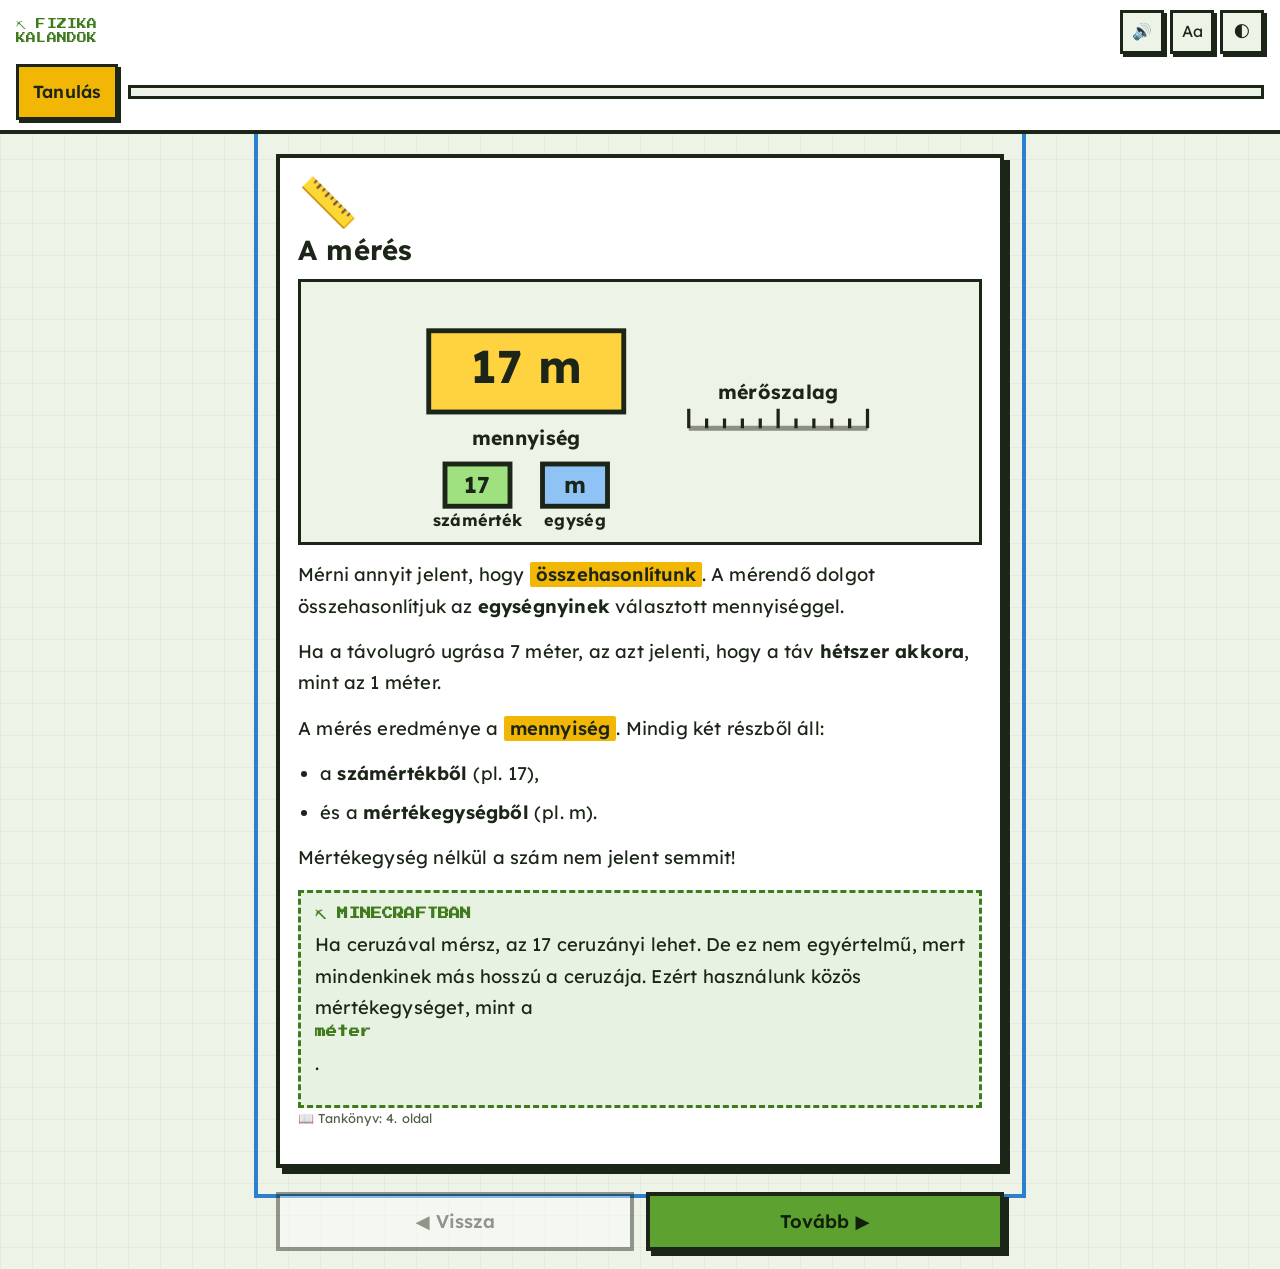
<file: docs/bevezetes.html>
<!doctype html>
<html lang="hu">
<head>
<meta charset="utf-8">
<meta name="viewport" content="width=device-width,initial-scale=1,viewport-fit=cover">
<title>Bevezetés a fizikába – Fizika kalandok</title>
<link rel="preconnect" href="https://fonts.googleapis.com">
<link rel="stylesheet" href="https://fonts.googleapis.com/css2?family=Lexend:wght@400;600;800&family=Press+Start+2P&display=swap">
<link rel="stylesheet" href="assets/style.css">
</head>
<body class="fs-1">
<header class="top">
  <a class="brand" href="index.html">⛏ FIZIKA<br>KALANDOK</a>
  <div class="tools">
    <button class="tool" id="ttsBtn" type="button" aria-label="Felolvasás">🔊</button>
    <button class="tool" id="fsBtn" type="button" aria-label="Betűméret váltása">Aa</button>
    <button class="tool" id="themeBtn" type="button" aria-label="Világos / sötét mód">🌓</button>
  </div>
  <div class="row2"><span class="chip" id="chip"></span><div class="bar" aria-hidden="true"><i id="barfill" style="width:0"></i></div></div>
</header>
<main id="stage" tabindex="-1"></main>
<div class="nav">
  <button class="btn alt" id="back" type="button">◀ Vissza</button>
  <button class="btn" id="next" type="button">Tovább ▶</button>
</div>
<script src="assets/svg.js"></script>
<script src="topics/bevezetes.js"></script>
<script src="assets/engine.js"></script>
</body>
</html>
</file>
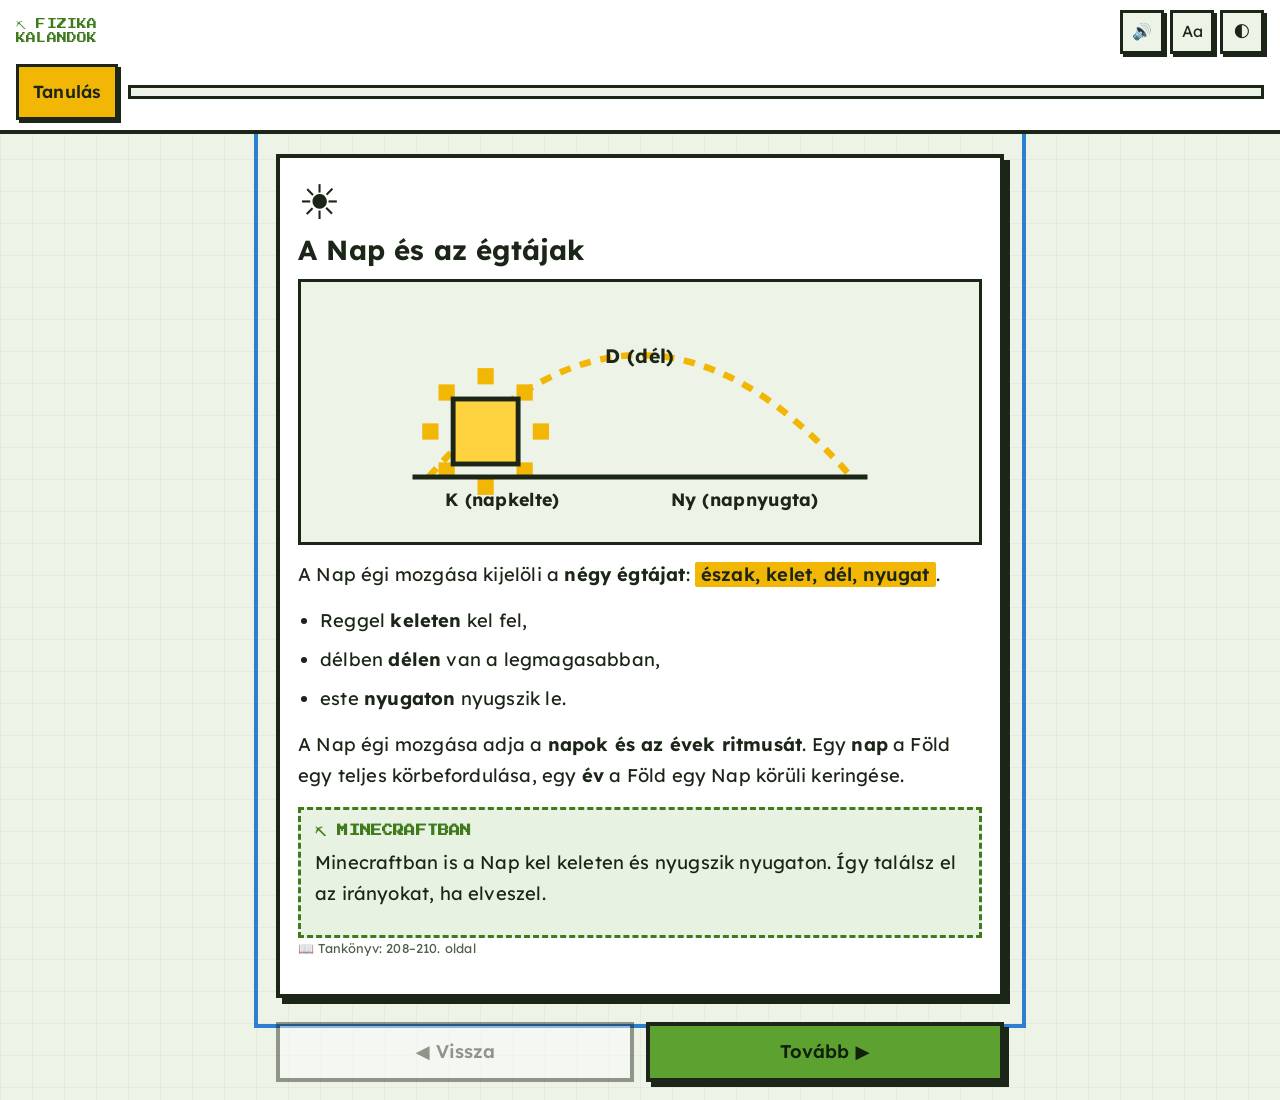
<file: docs/egijelensegek.html>
<!doctype html>
<html lang="hu">
<head>
<meta charset="utf-8">
<meta name="viewport" content="width=device-width,initial-scale=1,viewport-fit=cover">
<title>Égi jelenségek – Fizika kalandok</title>
<link rel="preconnect" href="https://fonts.googleapis.com">
<link rel="stylesheet" href="https://fonts.googleapis.com/css2?family=Lexend:wght@400;600;800&family=Press+Start+2P&display=swap">
<link rel="stylesheet" href="assets/style.css">
</head>
<body class="fs-1">
<header class="top">
  <a class="brand" href="index.html">⛏ FIZIKA<br>KALANDOK</a>
  <div class="tools">
    <button class="tool" id="ttsBtn" type="button" aria-label="Felolvasás">🔊</button>
    <button class="tool" id="fsBtn" type="button" aria-label="Betűméret váltása">Aa</button>
    <button class="tool" id="themeBtn" type="button" aria-label="Világos / sötét mód">🌓</button>
  </div>
  <div class="row2"><span class="chip" id="chip"></span><div class="bar" aria-hidden="true"><i id="barfill" style="width:0"></i></div></div>
</header>
<main id="stage" tabindex="-1"></main>
<div class="nav">
  <button class="btn alt" id="back" type="button">◀ Vissza</button>
  <button class="btn" id="next" type="button">Tovább ▶</button>
</div>
<script src="assets/svg.js"></script>
<script src="topics/egijelensegek.js"></script>
<script src="assets/engine.js"></script>
</body>
</html>
</file>
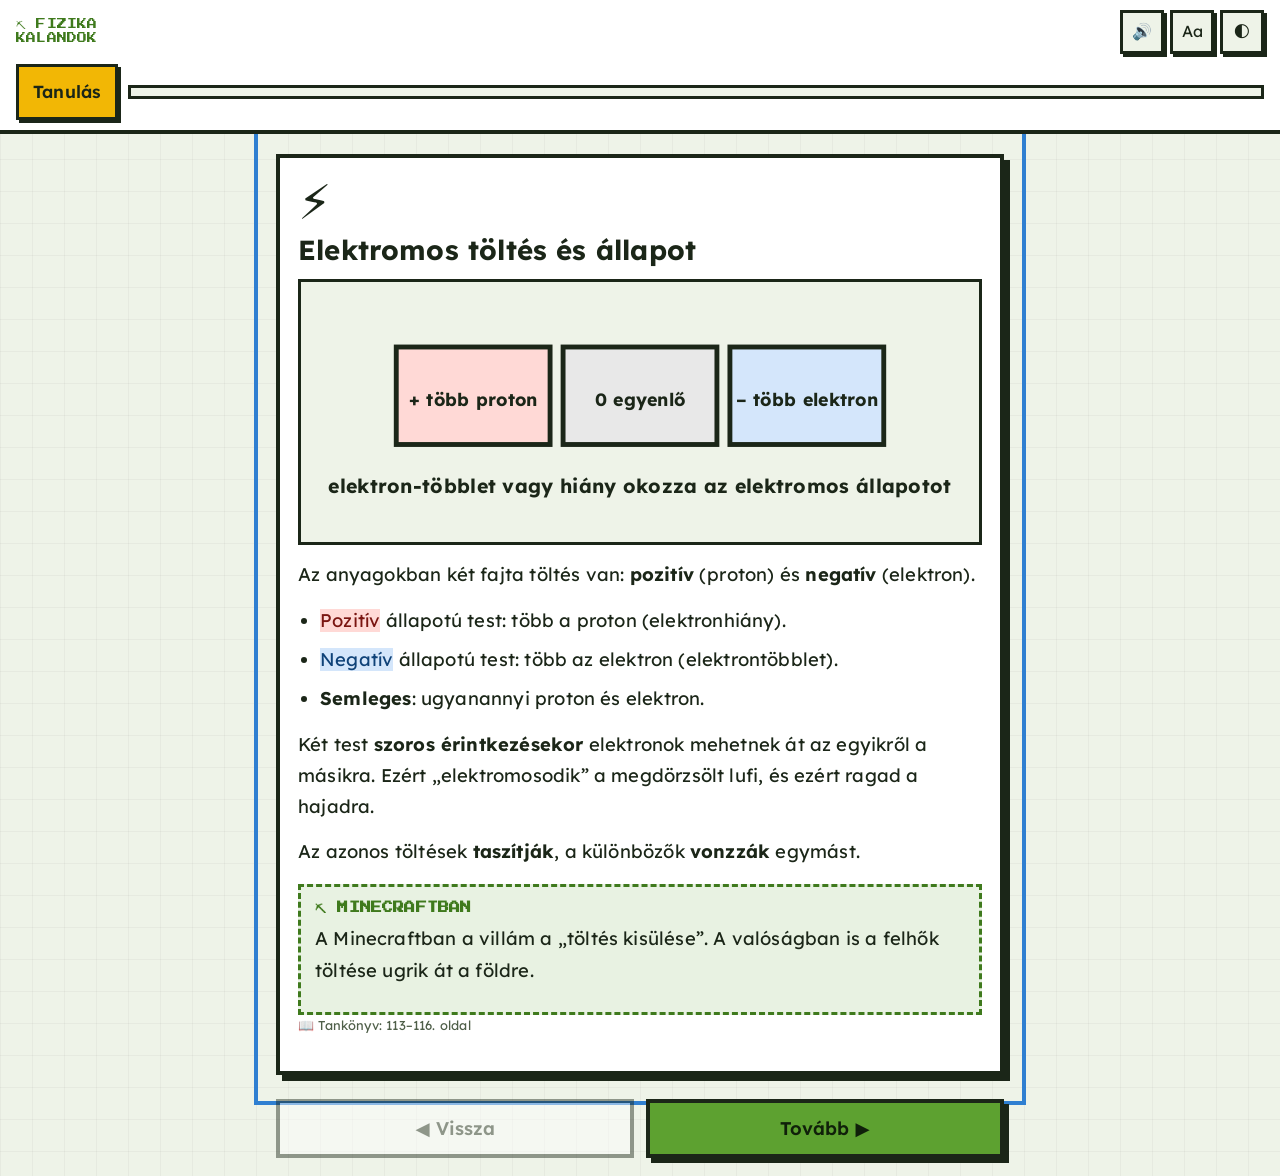
<file: docs/elektromossag.html>
<!doctype html>
<html lang="hu">
<head>
<meta charset="utf-8">
<meta name="viewport" content="width=device-width,initial-scale=1,viewport-fit=cover">
<title>Elektromosság – Fizika kalandok</title>
<link rel="preconnect" href="https://fonts.googleapis.com">
<link rel="stylesheet" href="https://fonts.googleapis.com/css2?family=Lexend:wght@400;600;800&family=Press+Start+2P&display=swap">
<link rel="stylesheet" href="assets/style.css">
</head>
<body class="fs-1">
<header class="top">
  <a class="brand" href="index.html">⛏ FIZIKA<br>KALANDOK</a>
  <div class="tools">
    <button class="tool" id="ttsBtn" type="button" aria-label="Felolvasás">🔊</button>
    <button class="tool" id="fsBtn" type="button" aria-label="Betűméret váltása">Aa</button>
    <button class="tool" id="themeBtn" type="button" aria-label="Világos / sötét mód">🌓</button>
  </div>
  <div class="row2"><span class="chip" id="chip"></span><div class="bar" aria-hidden="true"><i id="barfill" style="width:0"></i></div></div>
</header>
<main id="stage" tabindex="-1"></main>
<div class="nav">
  <button class="btn alt" id="back" type="button">◀ Vissza</button>
  <button class="btn" id="next" type="button">Tovább ▶</button>
</div>
<script src="assets/svg.js"></script>
<script src="topics/elektromossag.js"></script>
<script src="assets/engine.js"></script>
</body>
</html>
</file>
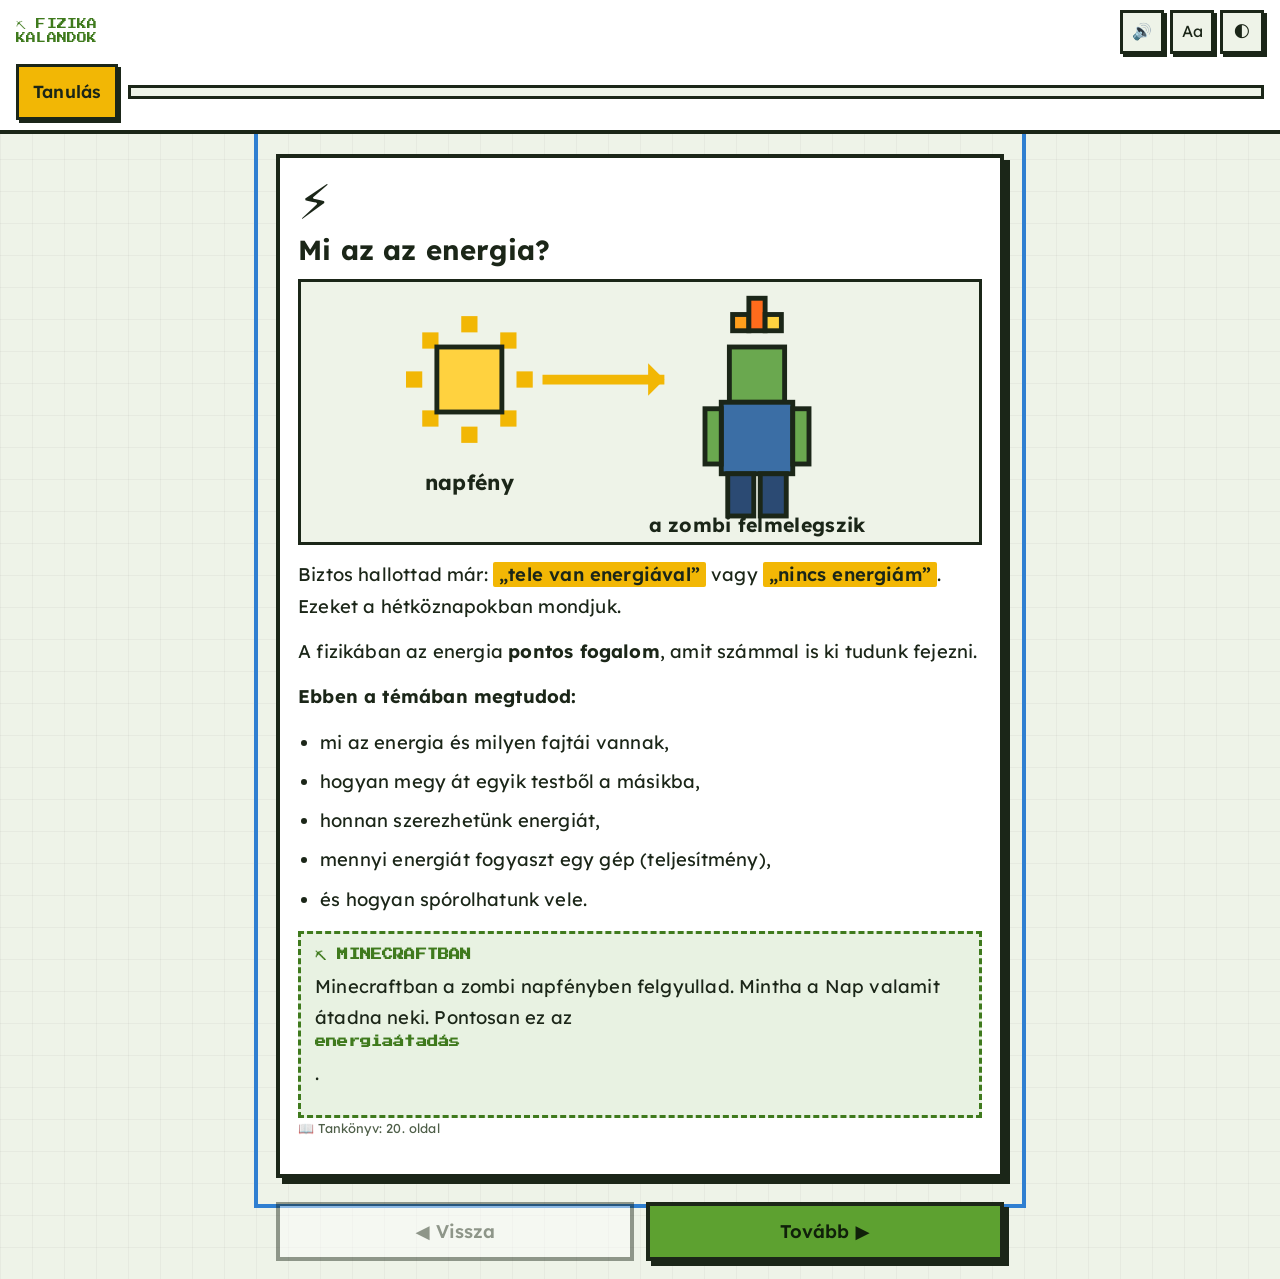
<file: docs/energia.html>
<!doctype html>
<html lang="hu">
<head>
<meta charset="utf-8">
<meta name="viewport" content="width=device-width,initial-scale=1,viewport-fit=cover">
<title>Energia – Fizika kalandok</title>
<link rel="preconnect" href="https://fonts.googleapis.com">
<link rel="stylesheet" href="https://fonts.googleapis.com/css2?family=Lexend:wght@400;600;800&family=Press+Start+2P&display=swap">
<link rel="stylesheet" href="assets/style.css">
</head>
<body class="fs-1">
<header class="top">
  <a class="brand" href="index.html">⛏ FIZIKA<br>KALANDOK</a>
  <div class="tools">
    <button class="tool" id="ttsBtn" type="button" aria-label="Felolvasás">🔊</button>
    <button class="tool" id="fsBtn" type="button" aria-label="Betűméret váltása">Aa</button>
    <button class="tool" id="themeBtn" type="button" aria-label="Világos / sötét mód">🌓</button>
  </div>
  <div class="row2"><span class="chip" id="chip"></span><div class="bar" aria-hidden="true"><i id="barfill" style="width:0"></i></div></div>
</header>
<main id="stage" tabindex="-1"></main>
<div class="nav">
  <button class="btn alt" id="back" type="button">◀ Vissza</button>
  <button class="btn" id="next" type="button">Tovább ▶</button>
</div>
<script src="assets/svg.js"></script>
<script src="topics/energia.js"></script>
<script src="assets/engine.js"></script>
</body>
</html>
</file>
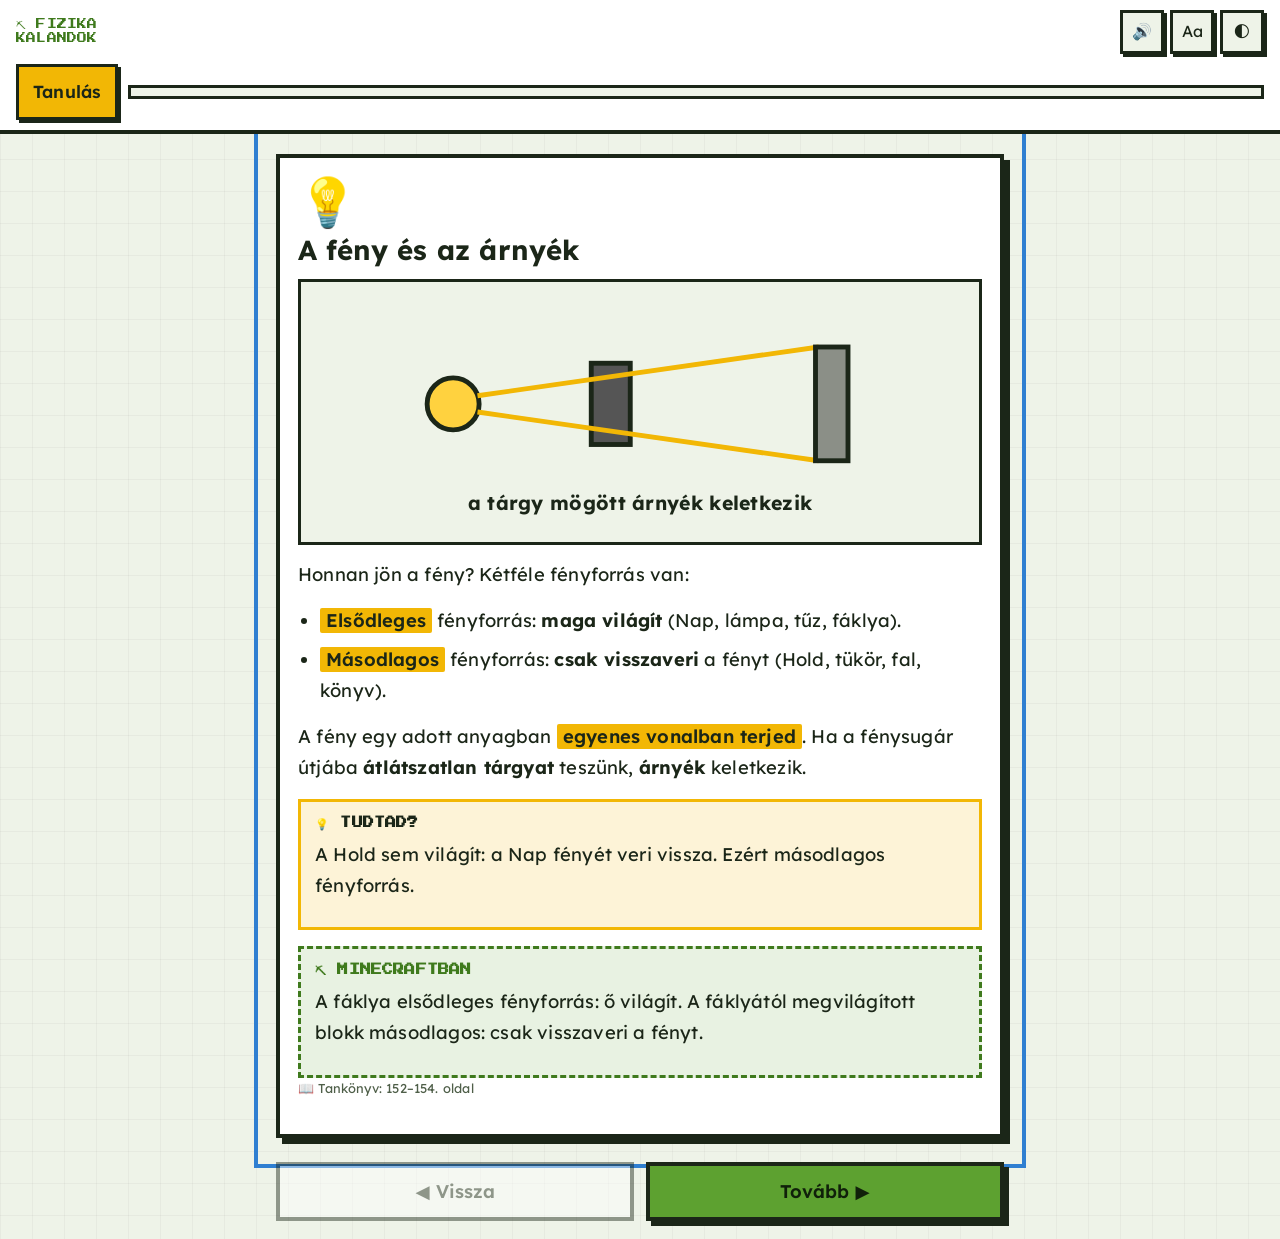
<file: docs/feny.html>
<!doctype html>
<html lang="hu">
<head>
<meta charset="utf-8">
<meta name="viewport" content="width=device-width,initial-scale=1,viewport-fit=cover">
<title>Világítás, fény – Fizika kalandok</title>
<link rel="preconnect" href="https://fonts.googleapis.com">
<link rel="stylesheet" href="https://fonts.googleapis.com/css2?family=Lexend:wght@400;600;800&family=Press+Start+2P&display=swap">
<link rel="stylesheet" href="assets/style.css">
</head>
<body class="fs-1">
<header class="top">
  <a class="brand" href="index.html">⛏ FIZIKA<br>KALANDOK</a>
  <div class="tools">
    <button class="tool" id="ttsBtn" type="button" aria-label="Felolvasás">🔊</button>
    <button class="tool" id="fsBtn" type="button" aria-label="Betűméret váltása">Aa</button>
    <button class="tool" id="themeBtn" type="button" aria-label="Világos / sötét mód">🌓</button>
  </div>
  <div class="row2"><span class="chip" id="chip"></span><div class="bar" aria-hidden="true"><i id="barfill" style="width:0"></i></div></div>
</header>
<main id="stage" tabindex="-1"></main>
<div class="nav">
  <button class="btn alt" id="back" type="button">◀ Vissza</button>
  <button class="btn" id="next" type="button">Tovább ▶</button>
</div>
<script src="assets/svg.js"></script>
<script src="topics/feny.js"></script>
<script src="assets/engine.js"></script>
</body>
</html>
</file>
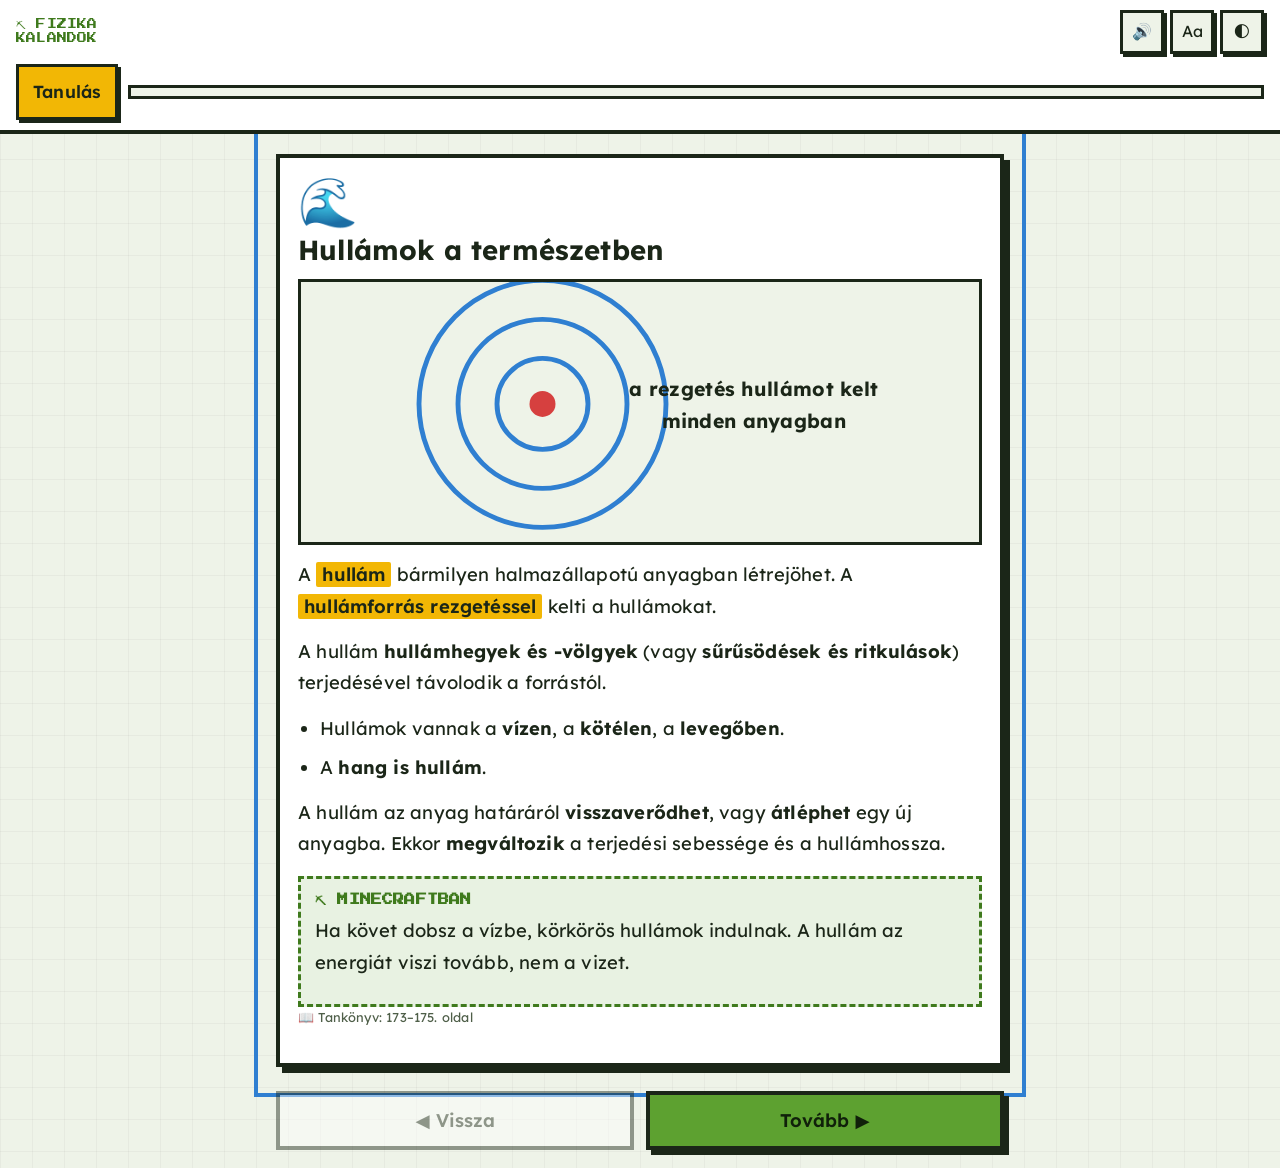
<file: docs/hullamok.html>
<!doctype html>
<html lang="hu">
<head>
<meta charset="utf-8">
<meta name="viewport" content="width=device-width,initial-scale=1,viewport-fit=cover">
<title>Hullámok – Fizika kalandok</title>
<link rel="preconnect" href="https://fonts.googleapis.com">
<link rel="stylesheet" href="https://fonts.googleapis.com/css2?family=Lexend:wght@400;600;800&family=Press+Start+2P&display=swap">
<link rel="stylesheet" href="assets/style.css">
</head>
<body class="fs-1">
<header class="top">
  <a class="brand" href="index.html">⛏ FIZIKA<br>KALANDOK</a>
  <div class="tools">
    <button class="tool" id="ttsBtn" type="button" aria-label="Felolvasás">🔊</button>
    <button class="tool" id="fsBtn" type="button" aria-label="Betűméret váltása">Aa</button>
    <button class="tool" id="themeBtn" type="button" aria-label="Világos / sötét mód">🌓</button>
  </div>
  <div class="row2"><span class="chip" id="chip"></span><div class="bar" aria-hidden="true"><i id="barfill" style="width:0"></i></div></div>
</header>
<main id="stage" tabindex="-1"></main>
<div class="nav">
  <button class="btn alt" id="back" type="button">◀ Vissza</button>
  <button class="btn" id="next" type="button">Tovább ▶</button>
</div>
<script src="assets/svg.js"></script>
<script src="topics/hullamok.js"></script>
<script src="assets/engine.js"></script>
</body>
</html>
</file>
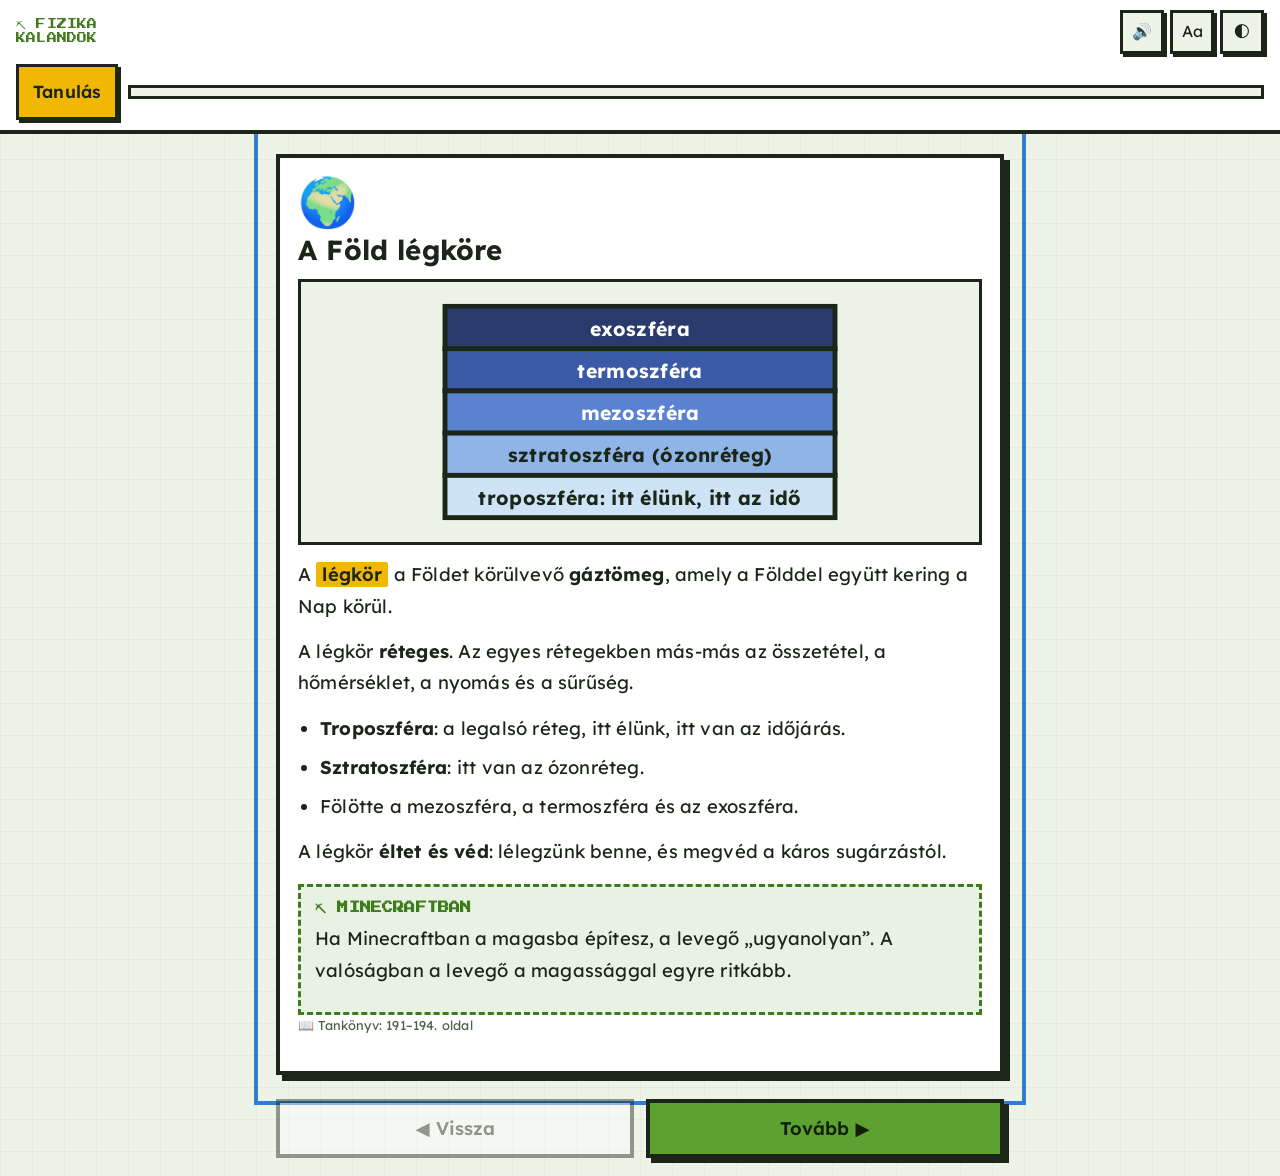
<file: docs/kornyezet.html>
<!doctype html>
<html lang="hu">
<head>
<meta charset="utf-8">
<meta name="viewport" content="width=device-width,initial-scale=1,viewport-fit=cover">
<title>Környezetünk globális problémái – Fizika kalandok</title>
<link rel="preconnect" href="https://fonts.googleapis.com">
<link rel="stylesheet" href="https://fonts.googleapis.com/css2?family=Lexend:wght@400;600;800&family=Press+Start+2P&display=swap">
<link rel="stylesheet" href="assets/style.css">
</head>
<body class="fs-1">
<header class="top">
  <a class="brand" href="index.html">⛏ FIZIKA<br>KALANDOK</a>
  <div class="tools">
    <button class="tool" id="ttsBtn" type="button" aria-label="Felolvasás">🔊</button>
    <button class="tool" id="fsBtn" type="button" aria-label="Betűméret váltása">Aa</button>
    <button class="tool" id="themeBtn" type="button" aria-label="Világos / sötét mód">🌓</button>
  </div>
  <div class="row2"><span class="chip" id="chip"></span><div class="bar" aria-hidden="true"><i id="barfill" style="width:0"></i></div></div>
</header>
<main id="stage" tabindex="-1"></main>
<div class="nav">
  <button class="btn alt" id="back" type="button">◀ Vissza</button>
  <button class="btn" id="next" type="button">Tovább ▶</button>
</div>
<script src="assets/svg.js"></script>
<script src="topics/kornyezet.js"></script>
<script src="assets/engine.js"></script>
</body>
</html>
</file>
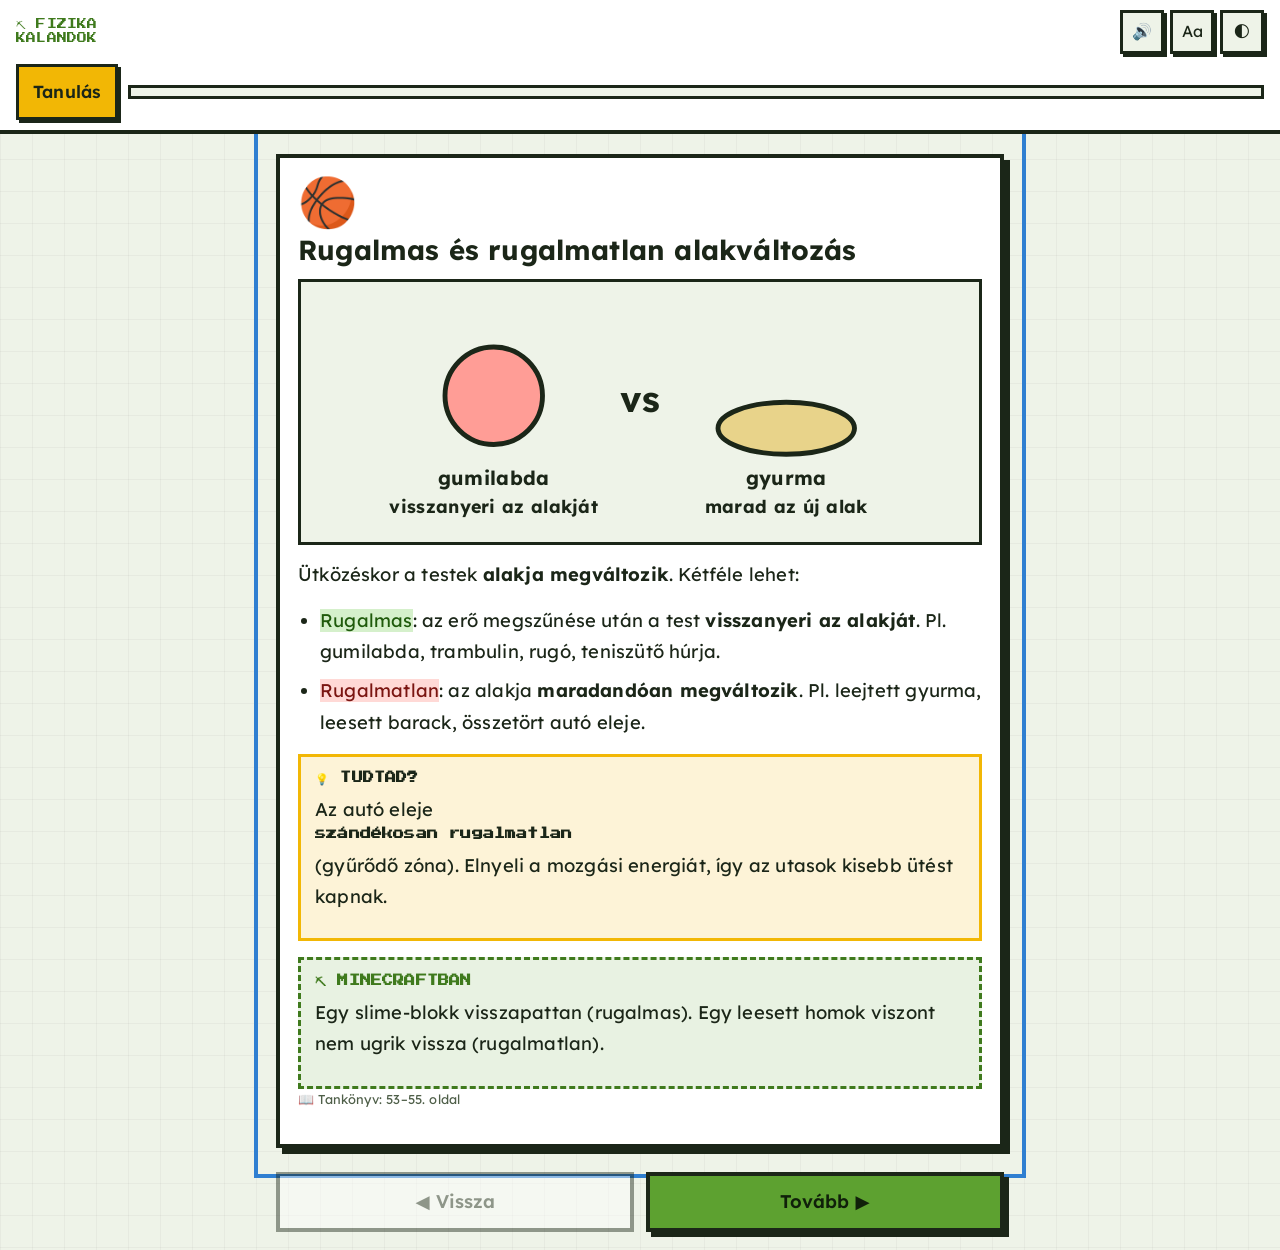
<file: docs/lendulet.html>
<!doctype html>
<html lang="hu">
<head>
<meta charset="utf-8">
<meta name="viewport" content="width=device-width,initial-scale=1,viewport-fit=cover">
<title>Lendület és egyszerű gépek – Fizika kalandok</title>
<link rel="preconnect" href="https://fonts.googleapis.com">
<link rel="stylesheet" href="https://fonts.googleapis.com/css2?family=Lexend:wght@400;600;800&family=Press+Start+2P&display=swap">
<link rel="stylesheet" href="assets/style.css">
</head>
<body class="fs-1">
<header class="top">
  <a class="brand" href="index.html">⛏ FIZIKA<br>KALANDOK</a>
  <div class="tools">
    <button class="tool" id="ttsBtn" type="button" aria-label="Felolvasás">🔊</button>
    <button class="tool" id="fsBtn" type="button" aria-label="Betűméret váltása">Aa</button>
    <button class="tool" id="themeBtn" type="button" aria-label="Világos / sötét mód">🌓</button>
  </div>
  <div class="row2"><span class="chip" id="chip"></span><div class="bar" aria-hidden="true"><i id="barfill" style="width:0"></i></div></div>
</header>
<main id="stage" tabindex="-1"></main>
<div class="nav">
  <button class="btn alt" id="back" type="button">◀ Vissza</button>
  <button class="btn" id="next" type="button">Tovább ▶</button>
</div>
<script src="assets/svg.js"></script>
<script src="topics/lendulet.js"></script>
<script src="assets/engine.js"></script>
</body>
</html>
</file>
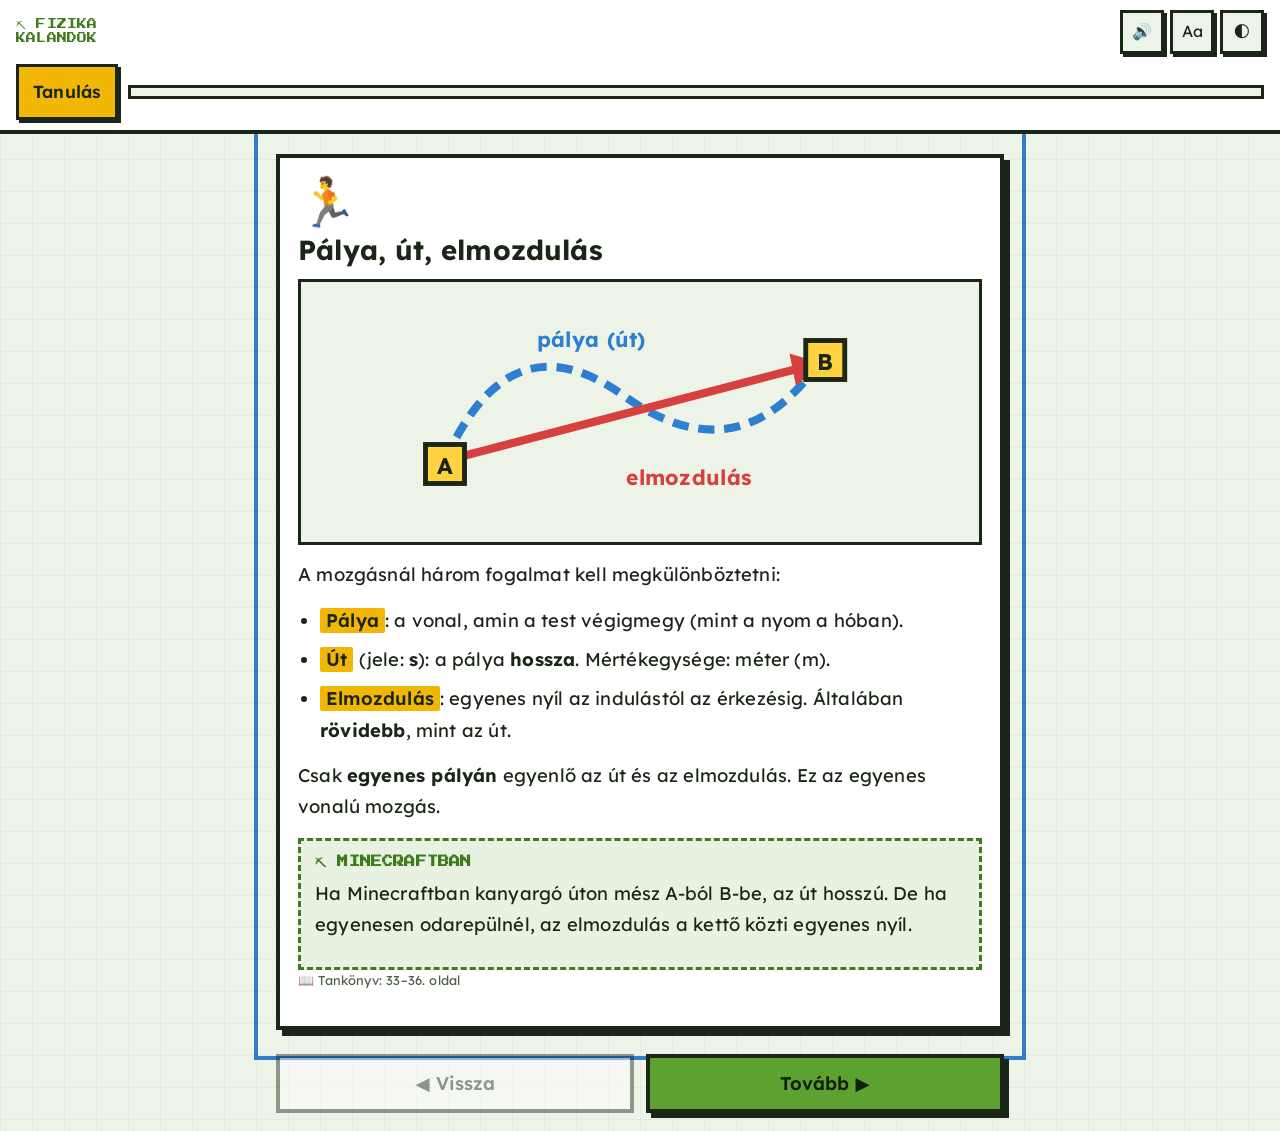
<file: docs/mozgas.html>
<!doctype html>
<html lang="hu">
<head>
<meta charset="utf-8">
<meta name="viewport" content="width=device-width,initial-scale=1,viewport-fit=cover">
<title>Mozgás és erő – Fizika kalandok</title>
<link rel="preconnect" href="https://fonts.googleapis.com">
<link rel="stylesheet" href="https://fonts.googleapis.com/css2?family=Lexend:wght@400;600;800&family=Press+Start+2P&display=swap">
<link rel="stylesheet" href="assets/style.css">
</head>
<body class="fs-1">
<header class="top">
  <a class="brand" href="index.html">⛏ FIZIKA<br>KALANDOK</a>
  <div class="tools">
    <button class="tool" id="ttsBtn" type="button" aria-label="Felolvasás">🔊</button>
    <button class="tool" id="fsBtn" type="button" aria-label="Betűméret váltása">Aa</button>
    <button class="tool" id="themeBtn" type="button" aria-label="Világos / sötét mód">🌓</button>
  </div>
  <div class="row2"><span class="chip" id="chip"></span><div class="bar" aria-hidden="true"><i id="barfill" style="width:0"></i></div></div>
</header>
<main id="stage" tabindex="-1"></main>
<div class="nav">
  <button class="btn alt" id="back" type="button">◀ Vissza</button>
  <button class="btn" id="next" type="button">Tovább ▶</button>
</div>
<script src="assets/svg.js"></script>
<script src="topics/mozgas.js"></script>
<script src="assets/engine.js"></script>
</body>
</html>
</file>
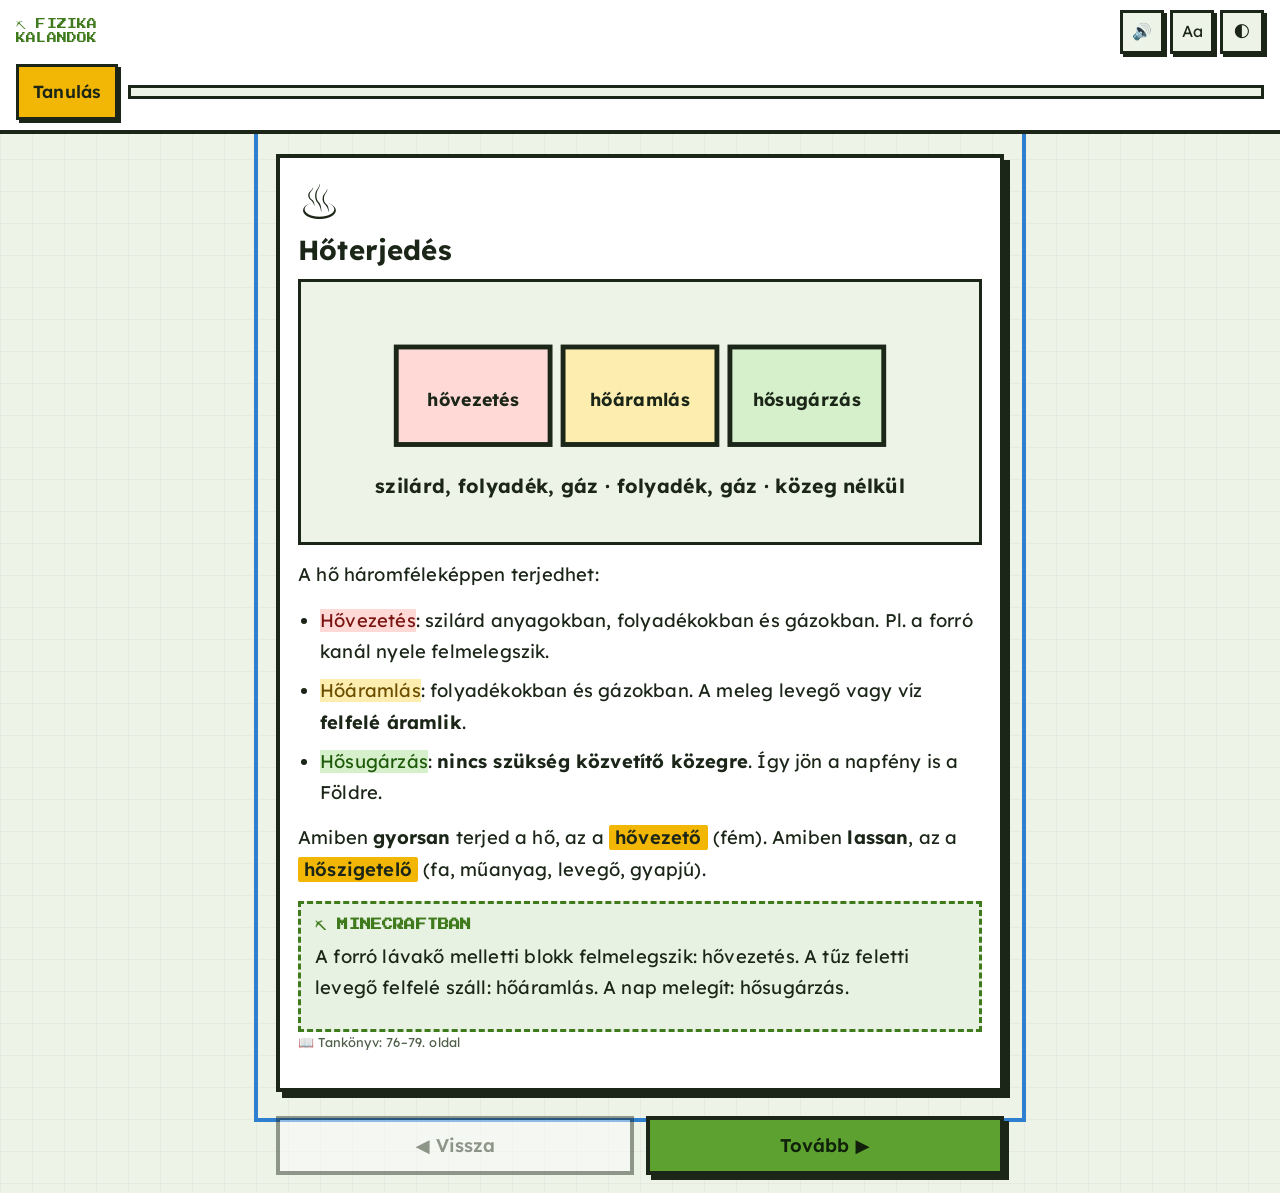
<file: docs/vizlevego.html>
<!doctype html>
<html lang="hu">
<head>
<meta charset="utf-8">
<meta name="viewport" content="width=device-width,initial-scale=1,viewport-fit=cover">
<title>Víz és levegő – Fizika kalandok</title>
<link rel="preconnect" href="https://fonts.googleapis.com">
<link rel="stylesheet" href="https://fonts.googleapis.com/css2?family=Lexend:wght@400;600;800&family=Press+Start+2P&display=swap">
<link rel="stylesheet" href="assets/style.css">
</head>
<body class="fs-1">
<header class="top">
  <a class="brand" href="index.html">⛏ FIZIKA<br>KALANDOK</a>
  <div class="tools">
    <button class="tool" id="ttsBtn" type="button" aria-label="Felolvasás">🔊</button>
    <button class="tool" id="fsBtn" type="button" aria-label="Betűméret váltása">Aa</button>
    <button class="tool" id="themeBtn" type="button" aria-label="Világos / sötét mód">🌓</button>
  </div>
  <div class="row2"><span class="chip" id="chip"></span><div class="bar" aria-hidden="true"><i id="barfill" style="width:0"></i></div></div>
</header>
<main id="stage" tabindex="-1"></main>
<div class="nav">
  <button class="btn alt" id="back" type="button">◀ Vissza</button>
  <button class="btn" id="next" type="button">Tovább ▶</button>
</div>
<script src="assets/svg.js"></script>
<script src="topics/vizlevego.js"></script>
<script src="assets/engine.js"></script>
</body>
</html>
</file>
<file: docs/assets/style.css>
/* Fizika gyakorló – blokkos (Minecraft-hangulatú), olvasóbarát stílus */
:root{
  --bg:#eef3e8; --panel:#ffffff; --fg:#1b2618; --muted:#4f5f49; --line:#1b2618;
  --grass:#5da130; --grass-d:#3f7a1d; --gold:#f2b705; --red:#d6403f; --blue:#2f7fd1;
  --teal:#1aa59a; --stone:#8b8f87; --ok:#2e8b2e; --bad:#c0392b;
  --shadow:#1b2618;
  --fs:1.15rem;
  --pix:"Press Start 2P","Lexend",system-ui,sans-serif;
  --txt:"Lexend",system-ui,-apple-system,"Segoe UI",sans-serif;
}
@media (prefers-color-scheme:dark){
  :root:not([data-theme="light"]){
    --bg:#161c14; --panel:#232c20; --fg:#eef3e8; --muted:#b4c3ab; --line:#0a0e09; --shadow:#0a0e09;
    --grass:#6fbd3a; --grass-d:#4b8a26; --gold:#ffd23f; --red:#ff6b6a; --blue:#6ab0ff; --teal:#3fd6c9; --stone:#aab0a6;
    --ok:#6fe06f; --bad:#ff7b6b; color-scheme:dark;
  }
}
:root[data-theme="dark"]{
  --bg:#161c14; --panel:#232c20; --fg:#eef3e8; --muted:#b4c3ab; --line:#0a0e09; --shadow:#0a0e09;
  --grass:#6fbd3a; --grass-d:#4b8a26; --gold:#ffd23f; --red:#ff6b6a; --blue:#6ab0ff; --teal:#3fd6c9; --stone:#aab0a6;
  --ok:#6fe06f; --bad:#ff7b6b; color-scheme:dark;
}
*{box-sizing:border-box}
html{-webkit-text-size-adjust:100%}
body{margin:0;background:var(--bg);color:var(--fg);font-family:var(--txt);font-size:var(--fs);line-height:1.7;letter-spacing:.01em;
  background-image:linear-gradient(0deg,rgba(0,0,0,.035) 1px,transparent 1px),linear-gradient(90deg,rgba(0,0,0,.035) 1px,transparent 1px);
  background-size:32px 32px;min-height:100dvh;display:flex;flex-direction:column}
.fs-1{--fs:1.15rem}.fs-2{--fs:1.35rem}.fs-3{--fs:1.6rem}

/* felső sáv */
.top{position:sticky;top:0;z-index:5;background:var(--panel);border-bottom:4px solid var(--line);
  padding:10px max(16px,env(safe-area-inset-left)) 10px max(16px,env(safe-area-inset-right));display:flex;gap:10px;align-items:center;flex-wrap:wrap}
.top .brand{font-family:var(--pix);font-size:.62rem;line-height:1.4;color:var(--grass-d);text-decoration:none;flex:1 1 auto}
.chip{font-family:var(--pix);font-size:.55rem;padding:6px 8px;border:3px solid var(--line);background:var(--gold);color:#1b2618;white-space:nowrap}
.tools{display:flex;gap:6px}
.tool{font:inherit;font-size:1rem;min-width:44px;min-height:44px;padding:0 8px;border:3px solid var(--line);background:var(--bg);color:var(--fg);cursor:pointer;box-shadow:3px 3px 0 var(--shadow)}
.tool:active{transform:translate(2px,2px);box-shadow:1px 1px 0 var(--shadow)}
.row2{flex:1 1 100%;display:flex;gap:10px;align-items:center}
.bar{flex:1;height:14px;border:3px solid var(--line);background:var(--bg);display:flex}
.bar i{display:block;height:100%;background:var(--grass);transition:width .3s}
@media (prefers-reduced-motion:reduce){*{transition:none!important;animation:none!important}}

/* tartalom */
main{flex:1;width:100%;max-width:760px;margin:0 auto;padding:20px max(16px,env(safe-area-inset-left)) 24px max(16px,env(safe-area-inset-right))}
.card{background:var(--panel);border:4px solid var(--line);box-shadow:6px 6px 0 var(--shadow);padding:20px 18px}
.card h1,.card h2{font-family:var(--txt);font-weight:700;line-height:1.3;margin:0 0 12px;text-wrap:balance}
.card h1{font-size:1.5em}.card h2{font-size:1.35em}
.big-icon{font-size:2.6em;line-height:1;margin-bottom:6px}
.card p{margin:0 0 14px;max-width:62ch}
.card ul{margin:0 0 14px;padding-left:1.2em}.card li{margin-bottom:8px}
mark.k{background:var(--gold);color:#1b2618;padding:1px 6px;font-weight:600;border-radius:2px}
mark.e1{background:#ffd9d6;color:#7a1511}mark.e2{background:#d5f0cb;color:#1f5a0b}mark.e3{background:#cdeeed;color:#0b5a54}
mark.e4{background:#fdeeb0;color:#6b4e00}mark.e5{background:#d4e6fb;color:#0f4278}
@media (prefers-color-scheme:dark){:root:not([data-theme="light"]) mark.e1{background:#5a1f1c;color:#ffd9d6}:root:not([data-theme="light"]) mark.e2{background:#244b16;color:#d5f0cb}:root:not([data-theme="light"]) mark.e3{background:#0f4a45;color:#cdeeed}:root:not([data-theme="light"]) mark.e4{background:#5a4500;color:#fdeeb0}:root:not([data-theme="light"]) mark.e5{background:#173a63;color:#d4e6fb}}
.mc{margin-top:16px;border:3px dashed var(--grass-d);background:color-mix(in srgb,var(--grass) 14%,var(--panel));padding:12px 14px}
.mc b{font-family:var(--pix);font-size:.6em;display:block;margin-bottom:6px;color:var(--grass-d)}
.src{font-size:.7em;color:var(--muted);margin-top:14px}
.say{margin:0 0 14px}

/* gombok */
.btn{font:inherit;font-weight:600;font-size:1em;min-height:52px;padding:10px 18px;border:4px solid var(--line);background:var(--grass);color:#10200a;cursor:pointer;box-shadow:5px 5px 0 var(--shadow);text-align:left}
.btn:active{transform:translate(3px,3px);box-shadow:2px 2px 0 var(--shadow)}
.btn:disabled{opacity:.45;cursor:not-allowed;box-shadow:none}
.btn.alt{background:var(--panel);color:var(--fg)}
.btn.center{text-align:center}
:focus-visible{outline:4px solid var(--blue);outline-offset:2px}
.nav{max-width:760px;width:100%;margin:0 auto;padding:0 max(16px,env(safe-area-inset-left)) max(18px,env(safe-area-inset-bottom)) max(16px,env(safe-area-inset-right));display:flex;gap:12px;justify-content:space-between}
.nav .btn{flex:1;text-align:center}

/* kvíz */
.opts{display:grid;gap:12px;margin:14px 0}
.opt{width:100%}
.opt.good{background:var(--ok);color:#06200a}
.opt.wrong{background:var(--bad);color:#fff;animation:shake .35s}
@keyframes shake{25%{transform:translateX(-6px)}75%{transform:translateX(6px)}}
.fb{margin-top:14px;padding:12px 14px;border:3px solid var(--line);background:var(--bg);min-height:3em}
.fb.ok{border-color:var(--ok)}.fb.no{border-color:var(--bad)}
.item{font-size:1.25em;font-weight:700;padding:16px;border:4px solid var(--line);background:var(--bg);margin:6px 0 14px;text-align:center}
.cats{display:grid;grid-template-columns:repeat(auto-fit,minmax(150px,1fr));gap:10px}
.cat{text-align:center;color:#10200a}
.cat[data-c="belso"]{background:#ff9d96}.cat[data-c="mozgasi"]{background:#9fe07f}.cat[data-c="forgasi"]{background:#7fe0d6}
.cat[data-c="rugalmas"]{background:#ffd966}.cat[data-c="helyzeti"]{background:#8fc2f5}
.cat.wrong{background:var(--bad);color:#fff;animation:shake .35s}
.cat.good{outline:5px solid var(--ok)}
.input{font:inherit;font-size:1.3em;width:100%;padding:12px;border:4px solid var(--line);background:var(--bg);color:var(--fg);margin:8px 0 12px}
.row{display:flex;gap:10px;flex-wrap:wrap;align-items:center}
.row .btn{flex:1 1 140px}
.hint{color:var(--muted);font-size:.9em}

/* szimuláció */
.cups{display:grid;grid-template-columns:1fr 1fr;gap:12px;margin:12px 0}
.cup{border:4px solid var(--line);padding:10px;text-align:center;background:var(--bg)}
.cup .t{font-size:2em;font-weight:800}
.cup .liq{height:16px;margin:6px 0;border:3px solid var(--line)}
.cup .en{font-weight:700}
.tot{text-align:center;font-weight:800;padding:10px;border:4px solid var(--gold);background:color-mix(in srgb,var(--gold) 20%,var(--panel));margin-bottom:12px}
input[type=range]{width:100%;height:44px;accent-color:var(--grass-d)}

/* kártyák */
.flash{min-height:180px;display:flex;align-items:center;justify-content:center;text-align:center;cursor:pointer;font-size:1.25em;font-weight:700;padding:18px;border:4px solid var(--line);background:var(--bg);margin-bottom:14px}
.stars{font-size:3em;letter-spacing:.1em;text-align:center}
.bigscore{font-family:var(--pix);font-size:.9em;text-align:center;margin:8px 0 14px;line-height:1.8}
.home .grid{display:grid;gap:14px;grid-template-columns:repeat(auto-fit,minmax(250px,1fr))}
.lesson-link{display:block;text-decoration:none;color:inherit}
.lesson-link .card{height:100%}
.lesson-link:hover .card{transform:translate(-2px,-2px);box-shadow:8px 8px 0 var(--shadow)}
.soon{opacity:.6}

/* ábrák, tippek */
.fig{margin:0 0 14px;border:3px solid var(--line);background:var(--bg);color:var(--fg)}
.fig svg{display:block;width:100%;height:auto;max-height:260px}
.tip{margin-top:16px;border:3px solid var(--gold);background:color-mix(in srgb,var(--gold) 16%,var(--panel));padding:12px 14px}
.tip b{display:block;font-family:var(--pix);font-size:.6em;margin-bottom:6px}
/* párosítás */
.pairs{display:grid;grid-template-columns:1fr 1fr;gap:12px;margin:12px 0}
.col{display:grid;gap:10px;align-content:start}
.pb{text-align:center;font-size:.9em;min-height:56px;padding:8px}
.pb.sel{outline:5px solid var(--gold);background:color-mix(in srgb,var(--gold) 30%,var(--panel))}
.pb.good{background:var(--ok);color:#06200a;opacity:1}
.pb.wrong{background:var(--bad);color:#fff;animation:shake .35s}
/* memória */
.memgrid{display:grid;grid-template-columns:repeat(3,1fr);gap:10px;margin:12px 0}
@media(min-width:560px){.memgrid{grid-template-columns:repeat(4,1fr)}}
.mem{font:inherit;font-size:.78em;font-weight:600;min-height:84px;padding:6px;border:4px solid var(--line);background:var(--stone);color:#10200a;cursor:pointer;box-shadow:4px 4px 0 var(--shadow);word-break:break-word;hyphens:auto}
.mem.up{background:var(--gold)}.mem.done{background:var(--ok);color:#06200a}
/* húzogatás */
.pool{display:flex;flex-wrap:wrap;gap:10px;margin:12px 0}
.chip{font:inherit;font-weight:600;font-size:.95em;padding:10px 14px;min-height:48px;border:3px solid var(--line);background:var(--gold);color:#1b2618;cursor:grab;touch-action:none;box-shadow:3px 3px 0 var(--shadow);user-select:none;-webkit-user-select:none}
.chip.sel{outline:5px solid var(--blue)}.chip.wrong{background:var(--bad);color:#fff;animation:shake .35s}
.chip.placed{background:var(--ok);color:#06200a;cursor:default;touch-action:auto;min-height:40px;padding:6px 10px;font-size:.85em}
.chip:disabled{opacity:.35}
.ghost{position:fixed;z-index:50;transform:translate(-50%,-50%);opacity:.95}
.bins{display:grid;grid-template-columns:repeat(auto-fit,minmax(150px,1fr));gap:10px;margin:12px 0}
.bin{border:4px dashed var(--line);background:var(--bg);padding:8px;min-height:110px}
.bin.hot{background:color-mix(in srgb,var(--blue) 30%,var(--bg))}
.bin .bt{font-weight:800;text-align:center;margin-bottom:6px}
.bin .bl{display:flex;flex-wrap:wrap;gap:6px}
/* hiányzó szavak */
.cloze{font-size:1.1em;line-height:2.4}
.slot{font:inherit;font-weight:700;min-width:90px;min-height:44px;padding:2px 10px;margin:0 2px;border:3px solid var(--line);border-bottom-width:6px;background:var(--bg);color:var(--fg);cursor:pointer}
.slot.good{background:var(--ok);color:#06200a}.slot.wrong{background:var(--bad);color:#fff}
.bin{min-width:0}
.chip.placed{white-space:normal;max-width:100%;text-align:left;overflow-wrap:anywhere}
.bins>*,.pairs>*,.memgrid>*{min-width:0}
</file>
